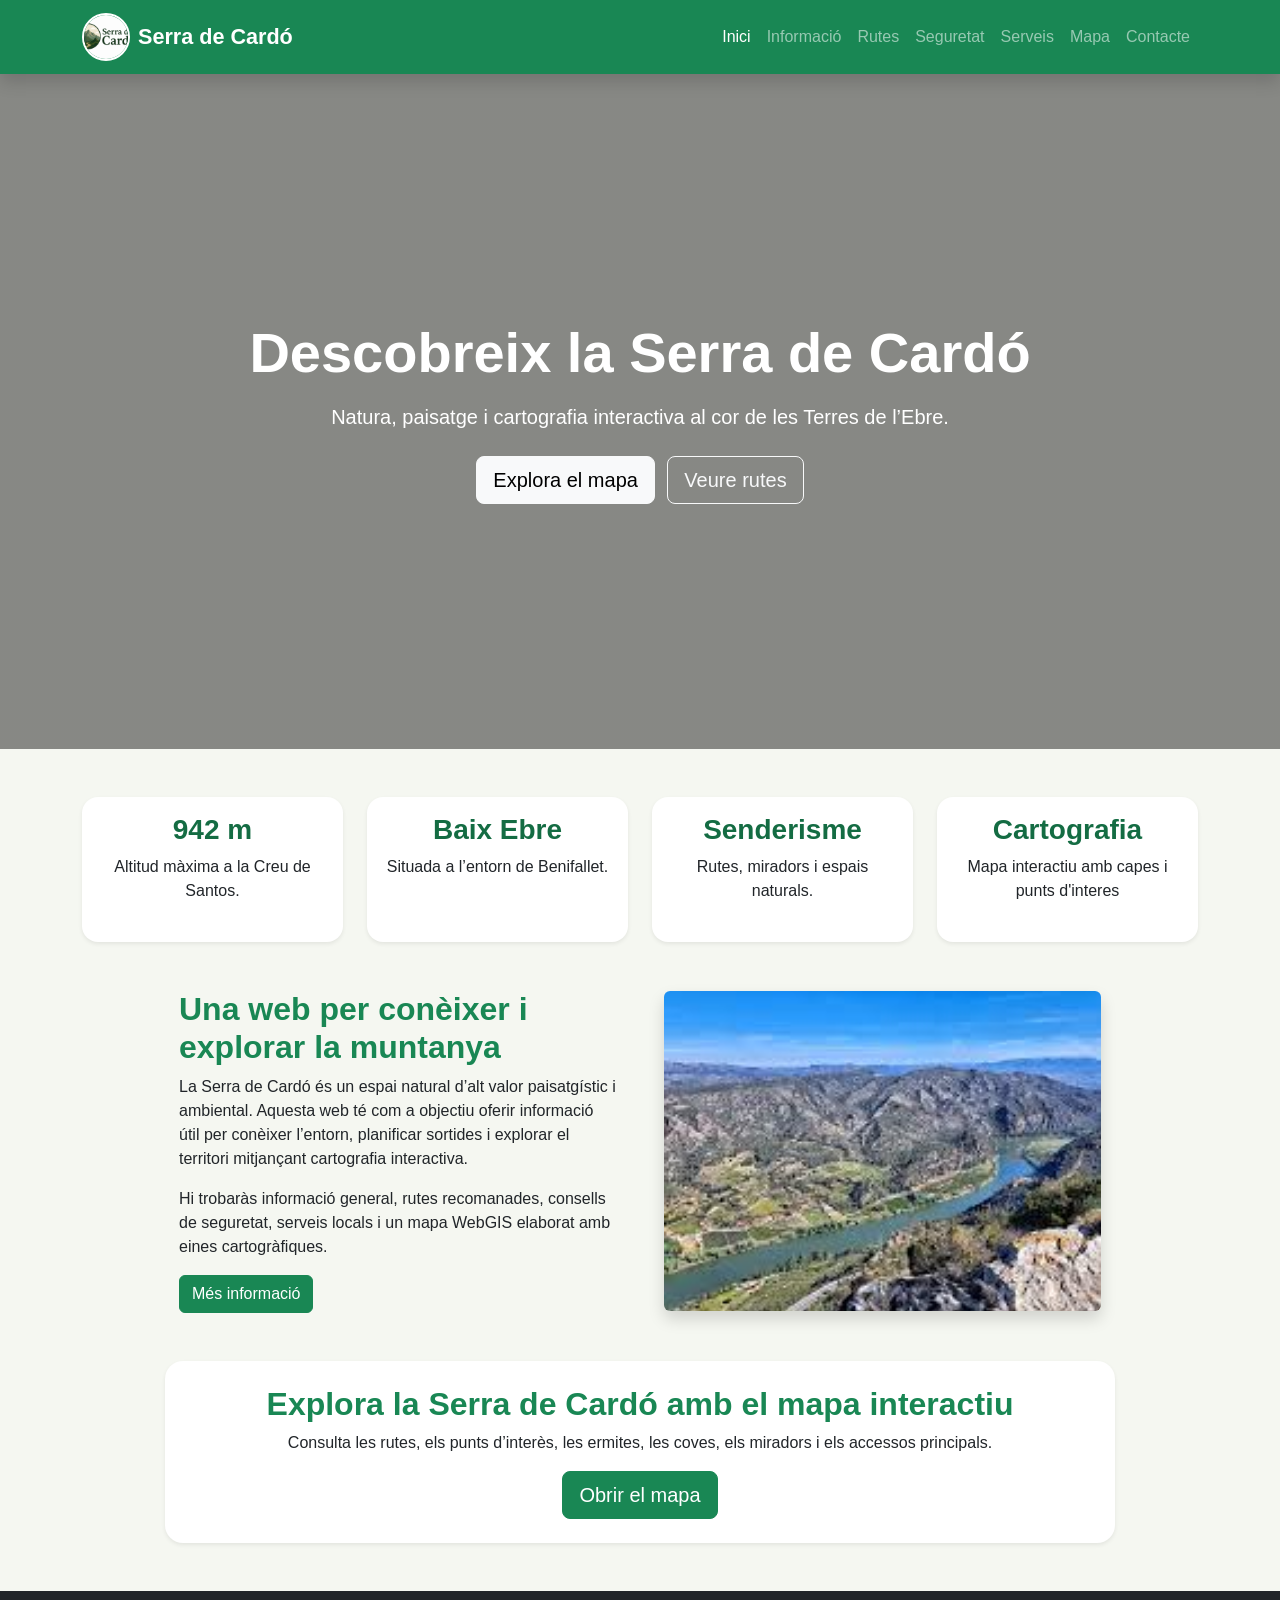
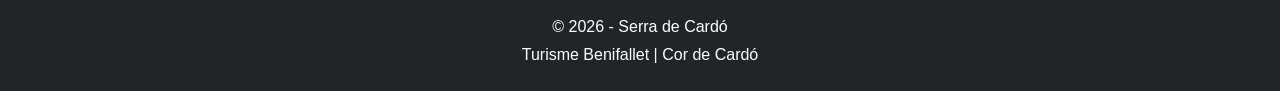
<file: index.html>
<!DOCTYPE html>
<html lang="ca">
<head>
    <meta charset="UTF-8">
    <meta name="viewport" content="width=device-width, initial-scale=1.0">
    <title>Serra de Cardó | Inici</title>

    <!-- Bootstrap -->
    <link href="https://cdn.jsdelivr.net/npm/bootstrap@5.3.3/dist/css/bootstrap.min.css" rel="stylesheet">
    
    <!-- CSS propi -->
    <link rel="stylesheet" href="Css/style.css">
</head>

<body>

<!-- CAPÇALERA -->
<header class="navbar navbar-expand-lg navbar-dark bg-success shadow">
    <div class="container">

        <a class="navbar-brand d-flex align-items-center fw-bold" href="index.html">
            <img src="webimatges/logo.png" alt="Logo Serra de Cardó" class="logo-navbar">
            <span class="ms-2">Serra de Cardó</span>
        </a>

        <button class="navbar-toggler" type="button" data-bs-toggle="collapse" data-bs-target="#menuPrincipal">
            <span class="navbar-toggler-icon"></span>
        </button>

        <nav class="collapse navbar-collapse" id="menuPrincipal">
            <ul class="navbar-nav ms-auto">
                <li class="nav-item"><a class="nav-link active" href="index.html">Inici</a></li>
                <li class="nav-item"><a class="nav-link" href="informacio.html">Informació</a></li>
                <li class="nav-item"><a class="nav-link" href="rutes.html">Rutes</a></li>
                <li class="nav-item"><a class="nav-link" href="seguretat.html">Seguretat</a></li>
                <li class="nav-item"><a class="nav-link" href="serveis.html">Serveis</a></li>
                <li class="nav-item"><a class="nav-link" href="mapa.html">Mapa</a></li>
                <li class="nav-item"><a class="nav-link" href="contacte.html">Contacte</a></li>
            </ul>
        </nav>

    </div>
</header>

<!-- HERO PRINCIPAL -->
<main>

    <section class="hero-cardo text-white text-center d-flex align-items-center justify-content-center">
        <div class="container">
            <h1 class="display-4 fw-bold">Descobreix la Serra de Cardó</h1>
            <p class="lead mt-3">
                Natura, paisatge i cartografia interactiva al cor de les Terres de l’Ebre.
            </p>

            <div class="mt-4">
                <a href="mapa.html" class="btn btn-light btn-lg me-2">Explora el mapa</a>
                <a href="rutes.html" class="btn btn-outline-light btn-lg">Veure rutes</a>
            </div>
        </div>
    </section>

    <!-- TARGETES RESUM -->
    <section class="container my-5">
        <div class="row g-4 justify-content-center text-center">

            <div class="col-lg-3 col-md-6 col-sm-10">
                <div class="card h-100 shadow-sm border-0 inici-card">
                    <div class="card-body">
                        <h3>942 m</h3>
                        <p>Altitud màxima a la Creu de Santos.</p>
                    </div>
                </div>
            </div>

            <div class="col-lg-3 col-md-6 col-sm-10">
                <div class="card h-100 shadow-sm border-0 inici-card">
                    <div class="card-body">
                        <h3>Baix Ebre</h3>
                        <p>Situada a l’entorn de Benifallet.</p>
                    </div>
                </div>
            </div>

            <div class="col-lg-3 col-md-6 col-sm-10">
                <div class="card h-100 shadow-sm border-0 inici-card">
                    <div class="card-body">
                        <h3>Senderisme</h3>
                        <p>Rutes, miradors i espais naturals.</p>
                    </div>
                </div>
            </div>

            <div class="col-lg-3 col-md-6 col-sm-10">
                <div class="card h-100 shadow-sm border-0 inici-card">
                    <div class="card-body">
                        <h3>Cartografia</h3>
                        <p>Mapa interactiu amb capes i punts d'interes</p>
                    </div>
                </div>
            </div>

        </div>
    </section>

    <!-- PRESENTACIÓ DE LA WEB -->
    <section class="container my-5">
        <div class="row align-items-center justify-content-center g-5">

            <div class="col-lg-5 col-md-10">
                <h2 class="fw-bold text-success">Una web per conèixer i explorar la muntanya</h2>

                <p>
                    La Serra de Cardó és un espai natural d’alt valor paisatgístic i ambiental.
                    Aquesta web té com a objectiu oferir informació útil per conèixer l’entorn,
                    planificar sortides i explorar el territori mitjançant cartografia interactiva.
                </p>

                <p>
                    Hi trobaràs informació general, rutes recomanades, consells de seguretat,
                    serveis locals i un mapa WebGIS elaborat amb eines cartogràfiques.
                </p>

                <a href="informacio.html" class="btn btn-success">Més informació</a>
            </div>

            <div class="col-lg-5 col-md-10">
                <img src="webimatges/carmull.png" class="img-fluid rounded shadow imatge-inici" alt="Paisatge de la Serra de Cardó">
            </div>

        </div>
    </section>

    <!-- CRIDA FINAL -->
    <section class="container my-5">
        <div class="card shadow-sm border-0 text-center p-4 crida-final">
            <h2 class="fw-bold text-success">Explora la Serra de Cardó amb el mapa interactiu</h2>
            <p class="mb-3">
                Consulta les rutes, els punts d’interès, les ermites, les coves, els miradors i els accessos principals.
            </p>
            <div>
                <a href="mapa.html" class="btn btn-success btn-lg">Obrir el mapa</a>
            </div>
        </div>
    </section>

</main>

<!-- FOOTER -->
<footer class="bg-dark text-white text-center py-4">
    <p class="mb-1">© 2026 - Serra de Cardó</p>
    <p class="mb-0">Turisme Benifallet | Cor de Cardó</p>
</footer>

<!-- Bootstrap JS -->
<script src="https://cdn.jsdelivr.net/npm/bootstrap@5.3.3/dist/js/bootstrap.bundle.min.js"></script>

<!-- JS propi -->
<script src="Js/script.js"></script>

</body>
</html>
</file>
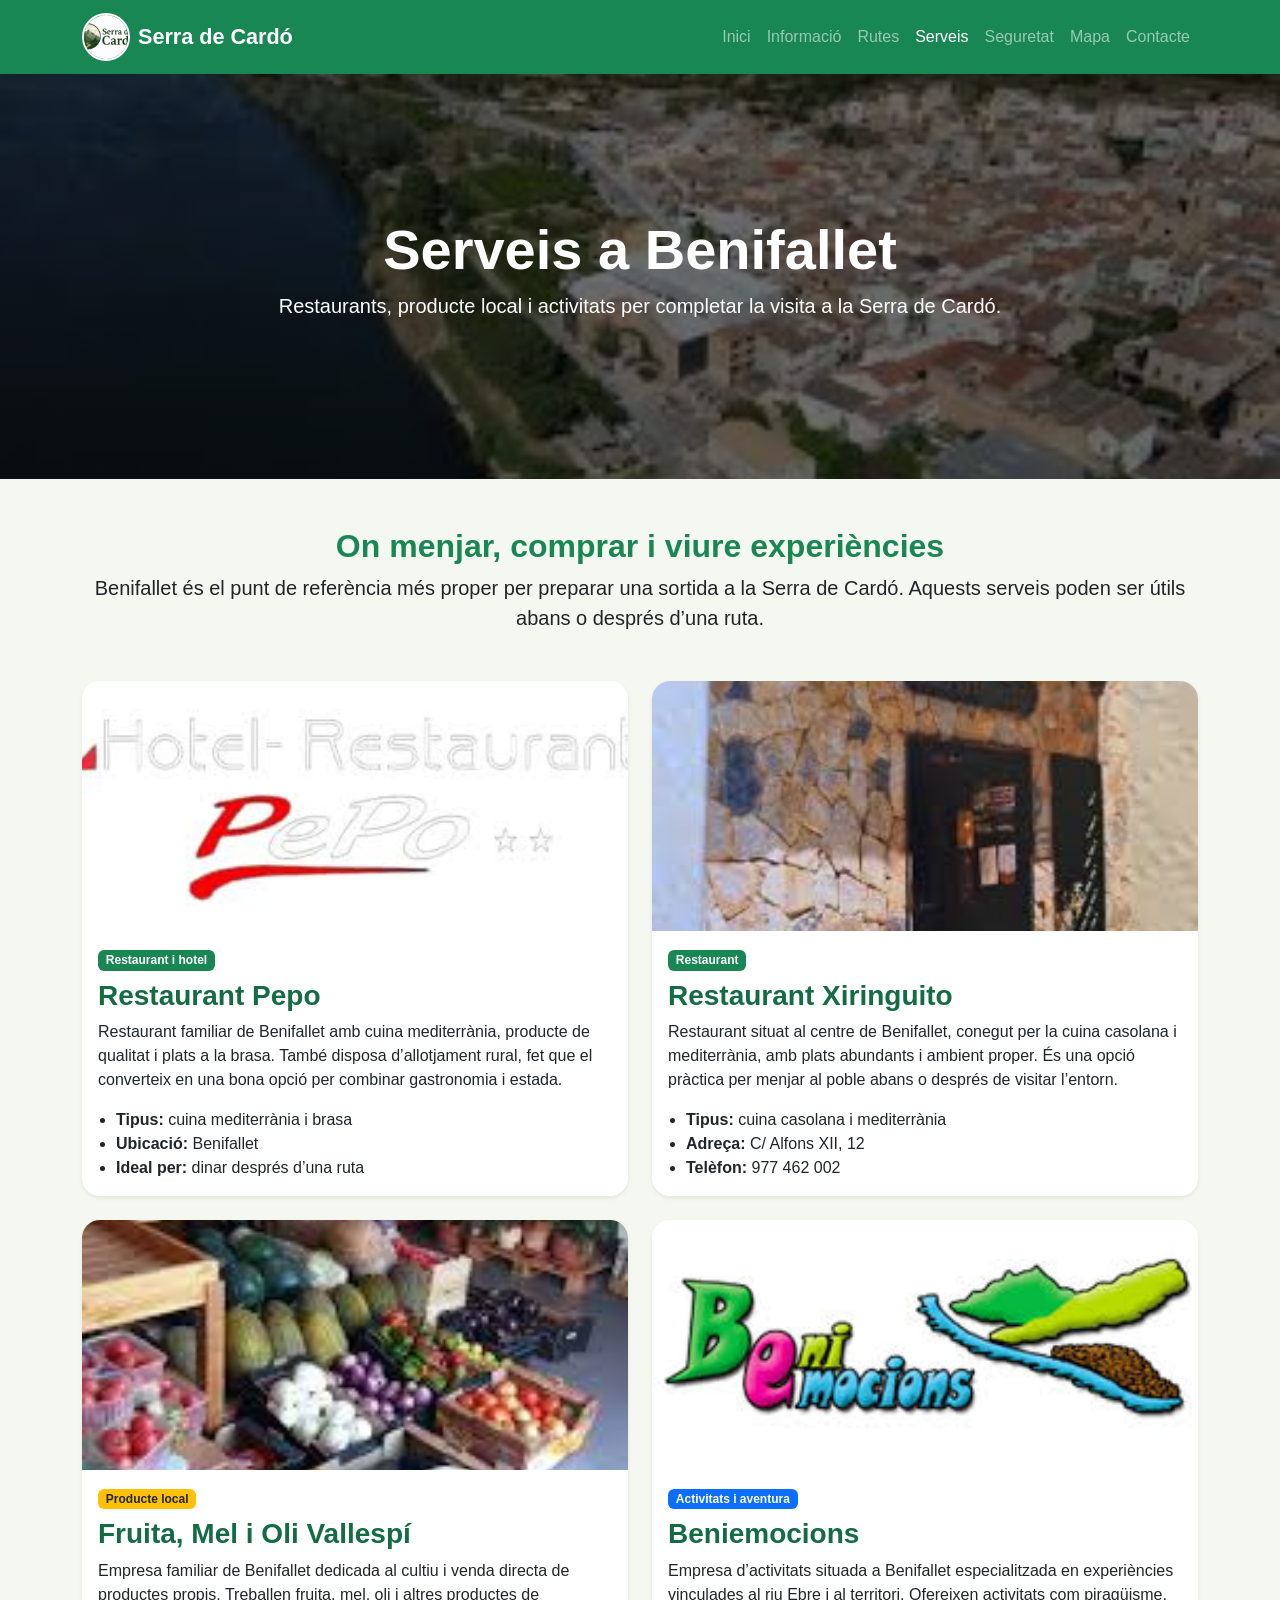
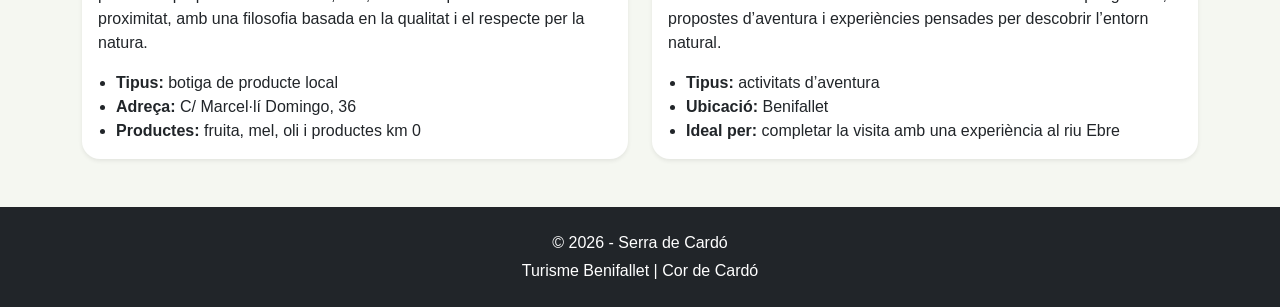
<file: serveis.html>
<!DOCTYPE html>
<html lang="ca">
<head>
    <meta charset="UTF-8">
    <meta name="viewport" content="width=device-width, initial-scale=1.0">
    <title>Serra de Cardó | Serveis</title>

    <link href="https://cdn.jsdelivr.net/npm/bootstrap@5.3.3/dist/css/bootstrap.min.css" rel="stylesheet">
    <link rel="stylesheet" href="Css/style.css">
</head>
<body>

<header class="navbar navbar-expand-lg navbar-dark bg-success shadow">
    <div class="container">
        <a class="navbar-brand d-flex align-items-center fw-bold" href="index.html">
            <img src="webimatges/logo.png" alt="Logo Serra de Cardó" class="logo-navbar">
            <span class="ms-2">Serra de Cardó</span>
        </a>

        <button class="navbar-toggler" type="button" data-bs-toggle="collapse" data-bs-target="#menuPrincipal">
            <span class="navbar-toggler-icon"></span>
        </button>

        <nav class="collapse navbar-collapse" id="menuPrincipal">
            <ul class="navbar-nav ms-auto">
                <li class="nav-item"><a class="nav-link" href="index.html">Inici</a></li>
                <li class="nav-item"><a class="nav-link" href="informacio.html">Informació</a></li>
                <li class="nav-item"><a class="nav-link" href="rutes.html">Rutes</a></li>
                <li class="nav-item"><a class="nav-link active" href="serveis.html">Serveis</a></li>
                <li class="nav-item"><a class="nav-link" href="seguretat.html">Seguretat</a></li>
                <li class="nav-item"><a class="nav-link" href="mapa.html">Mapa</a></li>
                <li class="nav-item"><a class="nav-link" href="contacte.html">Contacte</a></li>
            </ul>
        </nav>
    </div>
</header>

<section class="hero-serveis text-white text-center d-flex align-items-center">
    <div class="container">
        <h1 class="display-4 fw-bold">Serveis a Benifallet</h1>
        <p class="lead">Restaurants, producte local i activitats per completar la visita a la Serra de Cardó.</p>
    </div>
</section>

<main class="container my-5">

    <section class="text-center mb-5">
        <h2 class="fw-bold text-success">On menjar, comprar i viure experiències</h2>
        <p class="lead">
            Benifallet és el punt de referència més proper per preparar una sortida a la Serra de Cardó.
            Aquests serveis poden ser útils abans o després d’una ruta.
        </p>
    </section>

    <section class="row g-4">

        <div class="col-md-6">
            <div class="card servei-card h-100 shadow-sm">
                <img src="webimatges/pepo.png" class="card-img-top" alt="Restaurant Pepo">
                <div class="card-body">
                    <span class="badge bg-success mb-2">Restaurant i hotel</span>
                    <h3>Restaurant Pepo</h3>
                    <p>
                        Restaurant familiar de Benifallet amb cuina mediterrània, producte de qualitat i plats a la brasa.
                        També disposa d’allotjament rural, fet que el converteix en una bona opció per combinar gastronomia i estada.
                    </p>
                    <ul class="servei-lista">
                        <li><strong>Tipus:</strong> cuina mediterrània i brasa</li>
                        <li><strong>Ubicació:</strong> Benifallet</li>
                        <li><strong>Ideal per:</strong> dinar després d’una ruta</li>
                    </ul>
                </div>
            </div>
        </div>

        <div class="col-md-6">
            <div class="card servei-card h-100 shadow-sm">
                <img src="webimatges/xiringuito.png" class="card-img-top" alt="Restaurant Xiringuito">
                <div class="card-body">
                    <span class="badge bg-success mb-2">Restaurant</span>
                    <h3>Restaurant Xiringuito</h3>
                    <p>
                        Restaurant situat al centre de Benifallet, conegut per la cuina casolana i mediterrània,
                        amb plats abundants i ambient proper. És una opció pràctica per menjar al poble abans o després de visitar l’entorn.
                    </p>
                    <ul class="servei-lista">
                        <li><strong>Tipus:</strong> cuina casolana i mediterrània</li>
                        <li><strong>Adreça:</strong> C/ Alfons XII, 12</li>
                        <li><strong>Telèfon:</strong> 977 462 002</li>
                    </ul>
                </div>
            </div>
        </div>

        <div class="col-md-6">
            <div class="card servei-card h-100 shadow-sm">
                <img src="webimatges/vallespi.png" class="card-img-top" alt="Fruita, Mel i Oli Vallespí">
                <div class="card-body">
                    <span class="badge bg-warning text-dark mb-2">Producte local</span>
                    <h3>Fruita, Mel i Oli Vallespí</h3>
                    <p>
                        Empresa familiar de Benifallet dedicada al cultiu i venda directa de productes propis.
                        Treballen fruita, mel, oli i altres productes de proximitat, amb una filosofia basada en la qualitat i el respecte per la natura.
                    </p>
                    <ul class="servei-lista">
                        <li><strong>Tipus:</strong> botiga de producte local</li>
                        <li><strong>Adreça:</strong> C/ Marcel·lí Domingo, 36</li>
                        <li><strong>Productes:</strong> fruita, mel, oli i productes km 0</li>
                    </ul>
                </div>
            </div>
        </div>

        <div class="col-md-6">
            <div class="card servei-card h-100 shadow-sm">
                <img src="webimatges/beniemocions.png" class="card-img-top" alt="Beniemocions">
                <div class="card-body">
                    <span class="badge bg-primary mb-2">Activitats i aventura</span>
                    <h3>Beniemocions</h3>
                    <p>
                        Empresa d’activitats situada a Benifallet especialitzada en experiències vinculades al riu Ebre i al territori.
                        Ofereixen activitats com piragüisme, propostes d’aventura i experiències pensades per descobrir l’entorn natural.
                    </p>
                    <ul class="servei-lista">
                        <li><strong>Tipus:</strong> activitats d’aventura</li>
                        <li><strong>Ubicació:</strong> Benifallet</li>
                        <li><strong>Ideal per:</strong> completar la visita amb una experiència al riu Ebre</li>
                    </ul>
                </div>
            </div>
        </div>

    </section>

</main>

<footer class="bg-dark text-white text-center py-4">
    <p class="mb-1">© 2026 - Serra de Cardó</p>
    <p class="mb-0">Turisme Benifallet | Cor de Cardó</p>
</footer>

<script src="https://cdn.jsdelivr.net/npm/bootstrap@5.3.3/dist/js/bootstrap.bundle.min.js"></script>
<script src="Js/script.js"></script>
</body>
</html>
</file>
<file: Css/style.css>
body {
    background-color: #f5f7f1;
    font-family: Arial, Helvetica, sans-serif;
}

/* HERO INICI */
.hero-cardo {
    min-height: 75vh;
    background:
        linear-gradient(rgba(0, 0, 0, 0.45), rgba(0, 0, 0, 0.45)),
        url("https://www.benifallet.cat/sites/benifallet/files/recursos/serra_de_cardo-15.jpg");
    background-size: cover;
    background-position: center;
}

/* LOGO NAVBAR */
.logo-navbar {
    width: 48px;
    height: 48px;
    object-fit: cover;
    border-radius: 50%;
    background-color: white;
    border: 2px solid white;
}

.navbar-brand {
    font-size: 1.35rem;
}

/* TARGETES GENERALS */
.card {
    border-radius: 16px;
}

.card h2,
.card h3 {
    color: #2f5d3a;
}

/* MAPA */
.mapa-box {
    width: 100%;
    height: 650px;
    border-radius: 16px;
    overflow: hidden;
    background-color: white;
}

.mapa-box iframe {
    width: 100%;
    height: 100%;
    border: none;
}

.mapa-container {
    width: 100%;
    max-width: 1150px;
    height: 680px;
    margin: 0 auto 40px auto;
    border-radius: 18px;
    overflow: hidden;
    background-color: white;
}

.mapa-container iframe {
    width: 100%;
    height: 100%;
    border: none;
}

/* GALERIA */
.galeria-img {
    height: 240px;
    object-fit: cover;
}

/* RUTES */
.hero-rutes {
    min-height: 45vh;
    background:
        linear-gradient(rgba(0,0,0,0.50), rgba(0,0,0,0.50)),
        url("../webimatges/picosses.png");
    background-size: cover;
    background-position: center;
}

.ruta-card {
    border: none;
    border-radius: 18px;
    overflow: hidden;
    transition: transform 0.25s ease, box-shadow 0.25s ease;
}

.ruta-card:hover {
    transform: translateY(-6px);
    box-shadow: 0 12px 25px rgba(0,0,0,0.18);
}

.ruta-card img {
    height: 240px;
    object-fit: cover;
}

.ruta-card h3 {
    color: #146c43;
    font-weight: 700;
}

/* SERVEIS */
.hero-serveis {
    min-height: 45vh;
    background:
        linear-gradient(rgba(0,0,0,0.55), rgba(0,0,0,0.55)),
        url("../webimatges/benifallet.png");
    background-size: cover;
    background-position: center;
}

.servei-card {
    border: none;
    border-radius: 18px;
    overflow: hidden;
    transition: transform 0.25s ease, box-shadow 0.25s ease;
}

.servei-card:hover {
    transform: translateY(-6px);
    box-shadow: 0 12px 25px rgba(0,0,0,0.18);
}

.servei-card img {
    height: 250px;
    object-fit: cover;
}

.servei-card h3 {
    color: #146c43;
    font-weight: 700;
}

.servei-lista {
    padding-left: 18px;
    margin-bottom: 0;
}

/* FOOTER */
footer a {
    color: white;
}

/* RESPONSIVE */
@media only screen and (max-width: 768px) {
    .hero-cardo {
        min-height: 55vh;
    }

    .hero-cardo h1 {
        font-size: 2.2rem;
    }

    .mapa-box {
        height: 480px;
    }

    .mapa-container {
        height: 520px;
    }

    .logo-navbar {
        width: 40px;
        height: 40px;
    }
}
/* AJUSTOS PÀGINA INICI */

.logo-navbar,
.navbar-brand img {
    width: 48px !important;
    height: 48px !important;
    max-width: 48px !important;
    max-height: 48px !important;
    object-fit: cover !important;
    border-radius: 50% !important;
    background-color: white;
    border: 2px solid white;
}

.navbar-brand {
    font-size: 1.35rem;
}

.inici-card {
    min-height: 145px;
    display: flex;
    align-items: center;
    justify-content: center;
}

.inici-card h3 {
    color: #146c43;
    font-weight: 700;
}

.imatge-inici {
    width: 100%;
    height: 320px;
    object-fit: cover;
}

.crida-final {
    max-width: 950px;
    margin: 0 auto;
    border-radius: 18px;
}

@media only screen and (max-width: 768px) {
    .imatge-inici {
        height: 240px;
    }

    .hero-cardo h1 {
        font-size: 2.3rem;
    }
}
</file>
